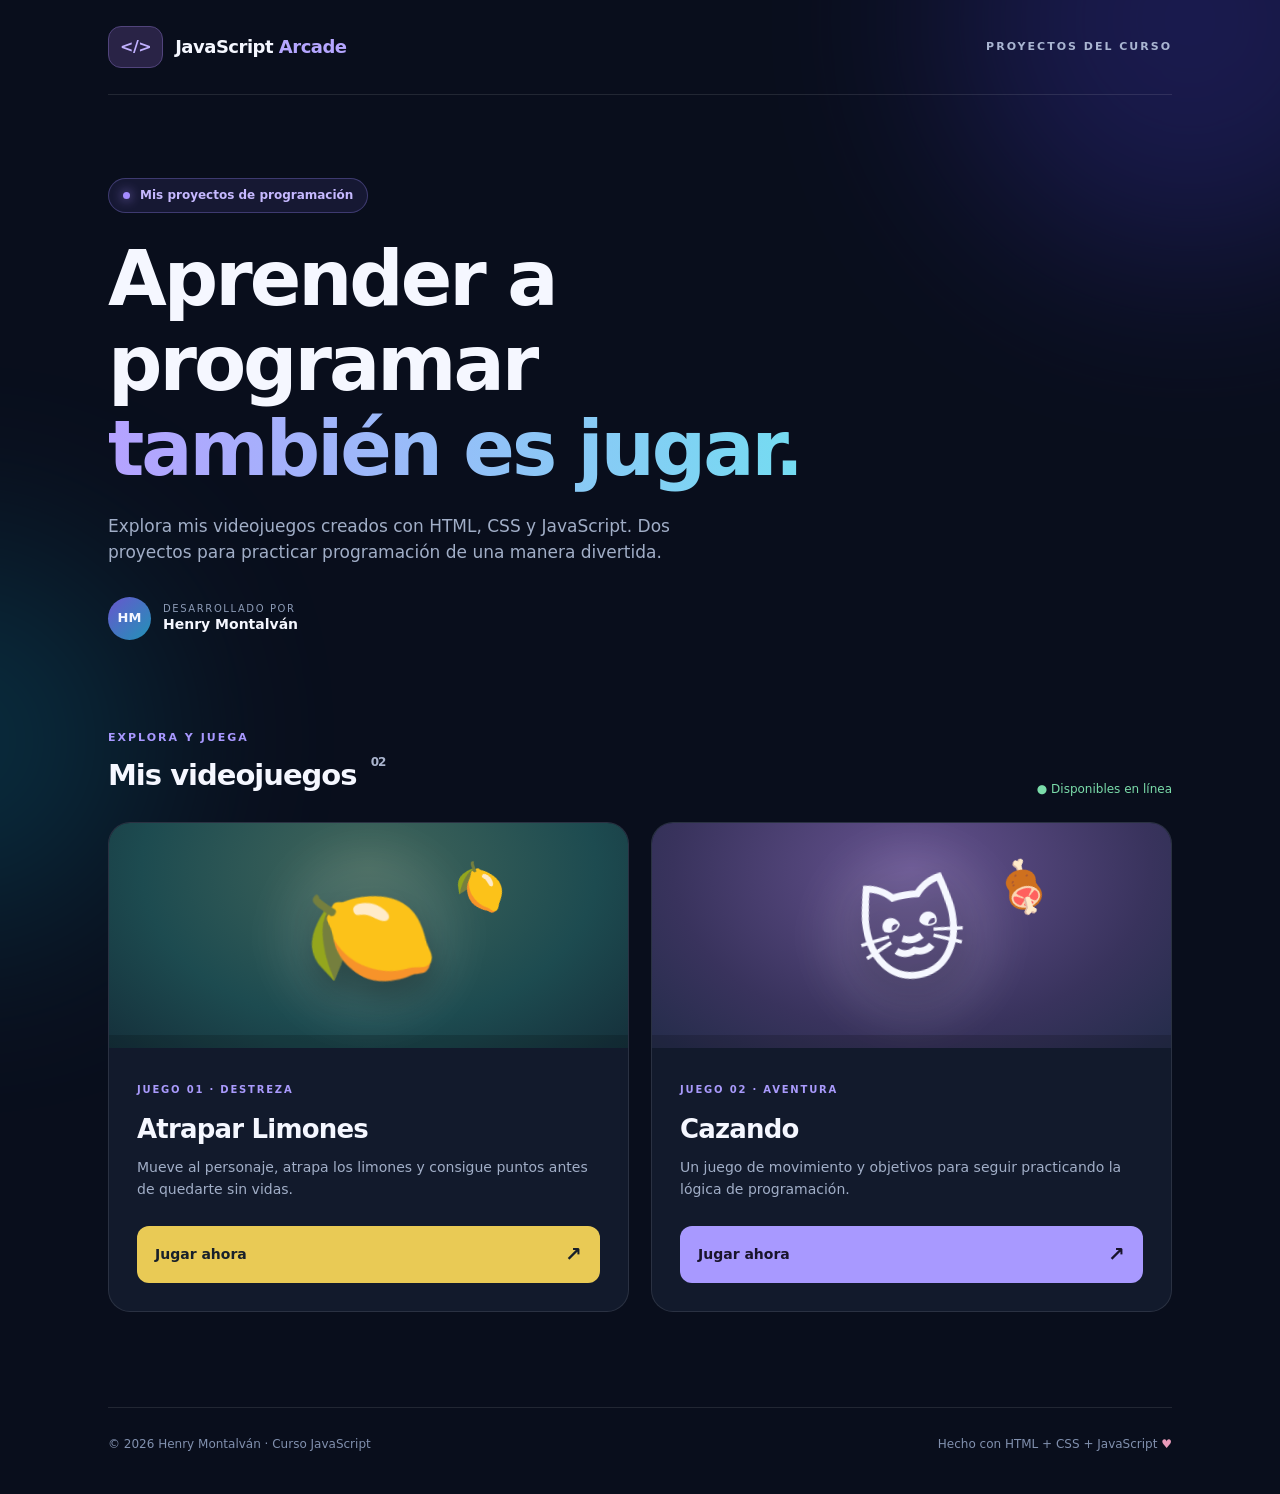
<file: index.html>
<!DOCTYPE html>
<html lang="es">
<head>
  <meta charset="UTF-8">
  <meta name="viewport" content="width=device-width, initial-scale=1.0">
  <meta name="description" content="Colección de videojuegos desarrollados durante el curso de JavaScript.">
  <title>Mis videojuegos | Curso JavaScript</title>
  <link rel="stylesheet" href="estilos.css">
</head>
<body>
  <div class="decoracion decoracion-uno" aria-hidden="true"></div>
  <div class="decoracion decoracion-dos" aria-hidden="true"></div>
  <div class="pagina">
    <header class="cabecera">
      <a class="marca" href="#inicio" aria-label="Ir al inicio"><span class="marca-icono">&lt;/&gt;</span><span>JavaScript <strong>Arcade</strong></span></a>
      <span class="etiqueta-curso">PROYECTOS DEL CURSO</span>
    </header>
    <main id="inicio">
      <section class="presentacion" aria-labelledby="titulo">
        <span class="insignia"><span class="punto"></span> Mis proyectos de programación</span>
        <h1 id="titulo">Aprender a programar<br><span>también es jugar.</span></h1>
        <p>Explora mis videojuegos creados con HTML, CSS y JavaScript. Dos proyectos para practicar programación de una manera divertida.</p>
        <div class="autor"><span class="avatar" aria-hidden="true">HM</span><div><span class="autor-etiqueta">DESARROLLADO POR</span><strong>Henry Montalván</strong></div></div>
      </section>
      <section class="proyectos" aria-labelledby="proyectos-titulo">
        <div class="seccion-encabezado"><div><span class="sobrelinea">EXPLORA Y JUEGA</span><h2 id="proyectos-titulo">Mis videojuegos <span class="contador">02</span></h2></div><span class="disponibles">● Disponibles en línea</span></div>
        <div class="cuadricula">
          <article class="tarjeta tarjeta-limones">
            <div class="ilustracion" aria-hidden="true"><span class="ilustracion-brillo"></span><span class="emoji-principal">🍋</span><span class="emoji-secundario">🍋</span><span class="suelo"></span></div>
            <div class="tarjeta-contenido"><span class="tipo">JUEGO 01 · DESTREZA</span><h3>Atrapar Limones</h3><p>Mueve al personaje, atrapa los limones y consigue puntos antes de quedarte sin vidas.</p><a class="boton boton-limon" href="https://atraparlimonesdisenomoderno.vercel.app/" target="_blank" rel="noopener noreferrer">Jugar ahora <span aria-hidden="true">↗</span></a></div>
          </article>
          <article class="tarjeta tarjeta-cazando">
            <div class="ilustracion" aria-hidden="true"><span class="ilustracion-brillo"></span><span class="emoji-principal">🐱</span><span class="emoji-secundario">🍖</span><span class="suelo"></span></div>
            <div class="tarjeta-contenido"><span class="tipo">JUEGO 02 · AVENTURA</span><h3>Cazando</h3><p>Un juego de movimiento y objetivos para seguir practicando la lógica de programación.</p><a class="boton boton-cazando" href="https://juegocazando-gold.vercel.app/" target="_blank" rel="noopener noreferrer">Jugar ahora <span aria-hidden="true">↗</span></a></div>
          </article>
        </div>
      </section>
    </main>
    <footer><span>© 2026 Henry Montalván · Curso JavaScript</span><span>Hecho con HTML + CSS + JavaScript <span aria-hidden="true">♥</span></span></footer>
  </div>
</body>
</html>
</file>
<file: estilos.css>
:root{color-scheme:dark;--fondo:#090e1c;--texto:#f5f7ff;--muted:#a1aec7;--borde:rgba(255,255,255,.1)}
*{box-sizing:border-box}html{scroll-behavior:smooth}body{margin:0;min-height:100vh;background:var(--fondo);color:var(--texto);font-family:Inter,ui-sans-serif,system-ui,-apple-system,"Segoe UI",sans-serif;line-height:1.55;overflow-x:hidden}a{color:inherit;text-decoration:none}.pagina{max-width:1120px;padding:0 28px;margin:auto;position:relative;z-index:1}.decoracion{position:absolute;pointer-events:none;filter:blur(100px);opacity:.3;border-radius:50%}.decoracion-uno{width:480px;height:480px;background:#4238c2;top:-220px;right:-150px}.decoracion-dos{width:380px;height:380px;background:#0c768f;top:550px;left:-230px}.cabecera{height:95px;display:flex;align-items:center;justify-content:space-between;border-bottom:1px solid var(--borde)}.marca{display:flex;align-items:center;gap:12px;font-size:18px;font-weight:600;letter-spacing:-.5px}.marca strong{color:#b5a6ff}.marca-icono{background:#292346;border:1px solid #51447c;color:#c1b1ff;border-radius:13px;padding:8px 11px;font-size:16px;font-weight:800}.etiqueta-curso{font-size:11px;font-weight:750;letter-spacing:2px;color:#aab6d2}.presentacion{padding:83px 0 84px;max-width:760px}.insignia{display:inline-flex;align-items:center;gap:10px;padding:7px 14px;background:rgba(139,120,255,.1);border:1px solid rgba(156,138,255,.3);border-radius:50px;color:#c6b9ff;font-size:12px;font-weight:650}.punto{width:7px;height:7px;border-radius:50%;background:#a48cff;box-shadow:0 0 12px #a48cff}h1{font-size:clamp(39px,6.5vw,76px);line-height:1.12;letter-spacing:-3px;margin:23px 0 22px;font-weight:800}h1 span{background:linear-gradient(90deg,#b5a2ff,#74dcf1);background-clip:text;-webkit-background-clip:text;color:transparent}.presentacion>p{font-size:17px;color:var(--muted);max-width:650px;margin:0 0 31px}.autor{display:flex;align-items:center;gap:12px}.avatar{display:grid;place-items:center;width:43px;height:43px;background:linear-gradient(135deg,#6856ce,#2193b6);border-radius:50%;font-weight:750;font-size:13px}.autor div{display:flex;flex-direction:column;line-height:1.35}.autor-etiqueta{font-size:10px;letter-spacing:1.6px;color:#8c9bb6}.autor strong{font-size:14px}.proyectos{padding-bottom:95px}.seccion-encabezado{display:flex;justify-content:space-between;align-items:end;gap:15px;margin-bottom:24px}.sobrelinea{color:#a898ff;font-size:11px;letter-spacing:2px;font-weight:800}.seccion-encabezado h2{font-size:29px;letter-spacing:-1px;margin:5px 0 0}.contador{font-size:12px;color:#aab4cd;vertical-align:top;margin-left:5px}.disponibles{font-size:12px;color:#7bdcaa}.cuadricula{display:grid;grid-template-columns:repeat(2,minmax(0,1fr));gap:22px}.tarjeta{background:#121a2c;border:1px solid var(--borde);border-radius:22px;overflow:hidden;transition:transform .25s ease,border-color .25s ease,box-shadow .25s ease}.tarjeta:hover{transform:translateY(-6px);border-color:rgba(171,161,255,.45);box-shadow:0 20px 45px rgba(0,0,0,.24)}.ilustracion{height:225px;display:flex;justify-content:center;align-items:center;position:relative;overflow:hidden;isolation:isolate}.tarjeta-limones .ilustracion{background:radial-gradient(ellipse at 50% 20%,#42665b,#1d4b50 62%,#15303b)}.tarjeta-cazando .ilustracion{background:radial-gradient(ellipse at 50% 20%,#65528f,#39335d 65%,#242c4a)}.ilustracion-brillo{position:absolute;width:180px;height:180px;border-radius:50%;background:rgba(255,255,255,.08);filter:blur(20px)}.emoji-principal{font-size:105px;position:relative;z-index:1;filter:drop-shadow(0 17px 14px rgba(0,0,0,.25));transform:rotate(-10deg)}.emoji-secundario{font-size:43px;position:absolute;top:31px;right:23%;transform:rotate(25deg)}.suelo{position:absolute;bottom:0;width:100%;height:13px;background:rgba(0,0,0,.17)}.tarjeta-contenido{padding:28px}.tipo{color:#a99afc;letter-spacing:1.8px;font-size:10px;font-weight:800}.tarjeta h3{font-size:26px;letter-spacing:-.8px;margin:8px 0 8px}.tarjeta p{font-size:14px;color:var(--muted);margin:0 0 24px;min-height:45px}.boton{display:flex;align-items:center;justify-content:space-between;border-radius:12px;padding:13px 18px;font-size:14px;font-weight:750;transition:filter .2s,transform .2s}.boton:hover{filter:brightness(1.12);transform:translateY(-2px)}.boton span{font-size:20px}.boton-limon{background:#e9ca55;color:#18202b}.boton-cazando{background:#a899ff;color:#19142b}footer{border-top:1px solid var(--borde);padding:27px 0 40px;display:flex;justify-content:space-between;gap:12px;color:#8190ae;font-size:12px}footer span span{color:#e99bba}@media(max-width:680px){.pagina{padding:0 19px}.cabecera{height:75px}.etiqueta-curso{font-size:9px;letter-spacing:1px}.marca{font-size:15px}.presentacion{padding:60px 0}.presentacion>p{font-size:15px}h1{letter-spacing:-1.6px}.cuadricula{grid-template-columns:1fr}.seccion-encabezado h2{font-size:25px}.disponibles{display:none}.proyectos{padding-bottom:55px}footer{flex-direction:column}.ilustracion{height:190px}}@media(prefers-reduced-motion:reduce){*,*::before,*::after{transition:none!important;scroll-behavior:auto!important}}
</file>
